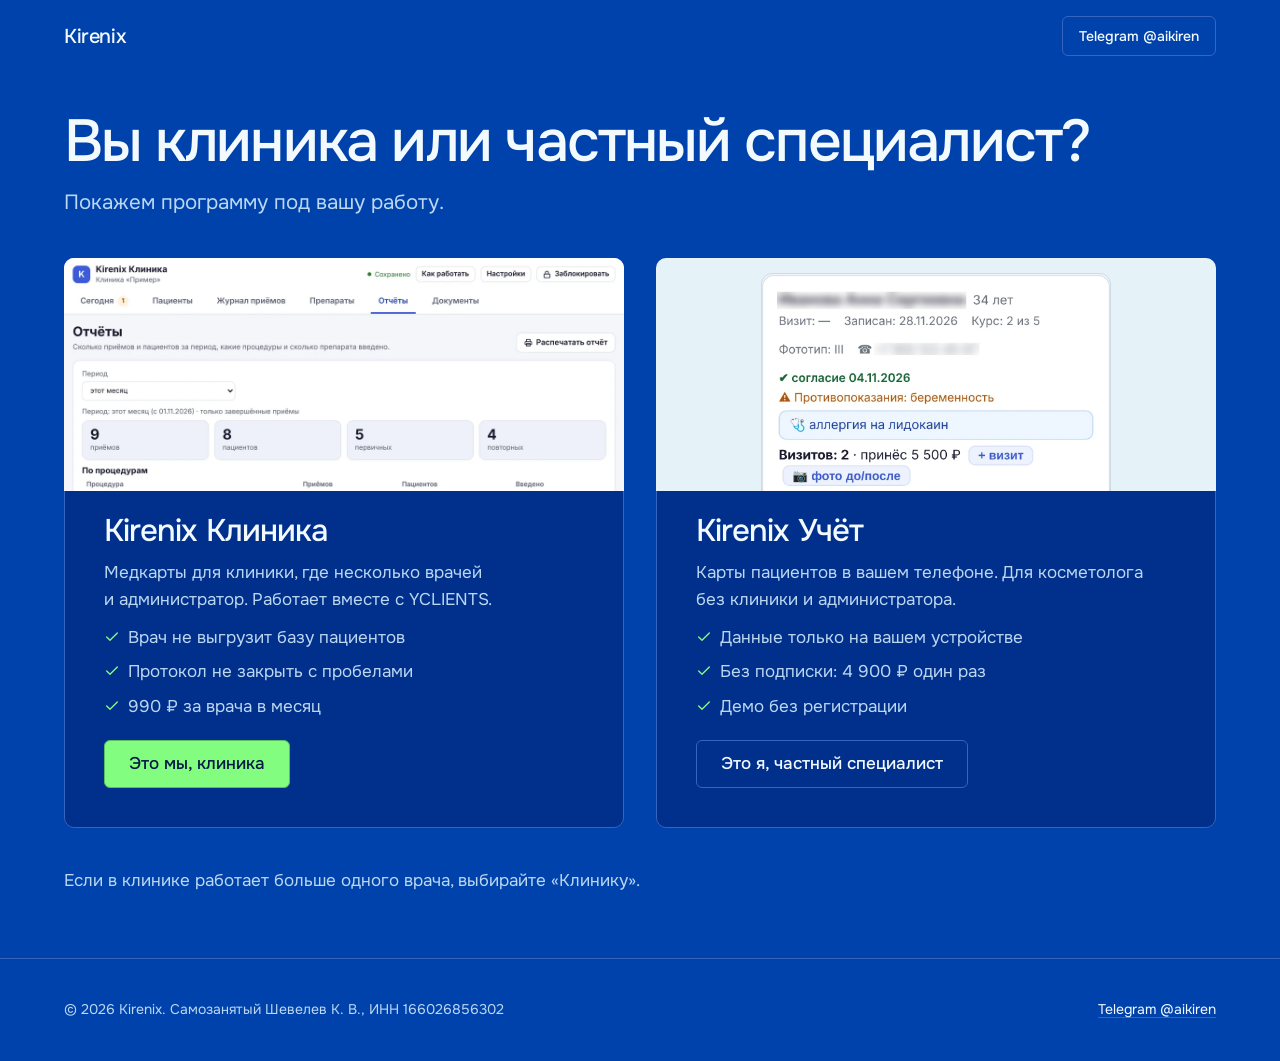
<file: index.html>
<!doctype html>
<html lang="ru">
<head>
<meta charset="utf-8">
<meta name="viewport" content="width=device-width, initial-scale=1">
<title>Kirenix. Программы для косметологов</title>
<meta name="description" content="Kirenix Клиника: медкарты для косметологических клиник в связке с YCLIENTS. Kirenix Учёт: карты пациентов для частных специалистов.">
<link rel="canonical" href="https://kirenix.ru/">
<meta property="og:type" content="website">
<meta property="og:locale" content="ru_RU">
<meta property="og:site_name" content="Kirenix">
<meta property="og:title" content="Kirenix. Программы для косметологов">
<meta property="og:description" content="Kirenix Клиника: медкарты для косметологических клиник в связке с YCLIENTS. Kirenix Учёт: карты пациентов для частных специалистов.">
<meta property="og:url" content="https://kirenix.ru/">
<meta property="og:image" content="https://kirenix.ru/assets/og-kirenix.jpg">
<meta property="og:image:width" content="1200">
<meta property="og:image:height" content="630">
<meta name="twitter:card" content="summary_large_image">
<meta name="theme-color" content="#0042AC">
<link rel="icon" href="/favicon.svg" type="image/svg+xml">
<link rel="icon" href="/favicon.ico" sizes="48x48">
<link rel="apple-touch-icon" href="/apple-touch-icon.png">
<link rel="preload" href="assets/fonts/onest-cyrillic-500-normal.woff2" as="font" type="font/woff2" crossorigin>
<link rel="preload" href="assets/fonts/onest-cyrillic-400-normal.woff2" as="font" type="font/woff2" crossorigin>
<link rel="stylesheet" href="assets/kirenix.css?v=1">
</head>
<body class="on-field">
<svg width="0" height="0" style="position:absolute" aria-hidden="true" focusable="false">
  <defs>
    <symbol id="i-check" viewBox="0 0 24 24"><path d="M20 6 9 17l-5-5"/></symbol>
  </defs>
</svg>
<div class="gate">
  <header class="bar">
    <div class="container bar__in">
      <span class="mark">Kirenix</span>
      <nav class="bar__nav" aria-label="Связь">
        <a class="btn btn--small" href="https://t.me/aikiren">Telegram @aikiren</a>
      </nav>
    </div>
  </header>
  <main class="gate__main container">
    <div class="gate__head">
      <h1 id="ask-title">Вы клиника или частный специалист?</h1>
      <p class="lead">Покажем программу под вашу работу.</p>
    </div>
    <div class="choices" role="group" aria-labelledby="ask-title">
      <a class="choice" href="/klinika/" data-tag>
        <div class="choice__shot" data-slot="clinic" data-kind="product" data-alt="Отчёт клиники в Kirenix Клинике">
          <img src="assets/klinika-report.webp" width="1200" height="500" alt="Отчёт Kirenix Клиники за месяц: 9 приёмов, 8 пациентов, 5 первичных и 4 повторных" fetchpriority="high">
        </div>
        <div class="choice__body">
          <h2>Kirenix Клиника</h2>
          <p class="soft">Медкарты для клиники, где несколько врачей и&nbsp;администратор. Работает вместе с&nbsp;YCLIENTS.</p>
          <ul>
            <li><svg class="icon icon--sm" aria-hidden="true"><use href="#i-check"/></svg>Врач не выгрузит базу пациентов</li>
            <li><svg class="icon icon--sm" aria-hidden="true"><use href="#i-check"/></svg>Протокол не закрыть с пробелами</li>
            <li><svg class="icon icon--sm" aria-hidden="true"><use href="#i-check"/></svg>990&nbsp;₽ за врача в месяц</li>
          </ul>
          <span class="btn btn--primary">Это мы, клиника</span>
        </div>
      </a>
      <a class="choice" href="https://uchet.kirenix.ru/" data-tag>
        <div class="choice__shot choice__shot--phone" data-slot="solo" data-kind="product" data-alt="Карточка пациента в Kirenix Учёте">
          <img src="assets/uchet-card.webp" width="1062" height="1104" alt="Карточка пациента в демо Kirenix Учёта: противопоказания, аллергия, визиты и рекомендации. Имя и телефон на снимке размыты" loading="lazy">
        </div>
        <div class="choice__body">
          <h2>Kirenix Учёт</h2>
          <p class="soft">Карты пациентов в вашем телефоне. Для косметолога без клиники и&nbsp;администратора.</p>
          <ul>
            <li><svg class="icon icon--sm" aria-hidden="true"><use href="#i-check"/></svg>Данные только на вашем устройстве</li>
            <li><svg class="icon icon--sm" aria-hidden="true"><use href="#i-check"/></svg>Без подписки: 4&nbsp;900&nbsp;₽ один раз</li>
            <li><svg class="icon icon--sm" aria-hidden="true"><use href="#i-check"/></svg>Демо без регистрации</li>
          </ul>
          <span class="btn">Это я, частный специалист</span>
        </div>
      </a>
    </div>
    <p class="gate__ask">Если в клинике работает больше одного врача, выбирайте «Клинику».</p>
  </main>
  <footer class="foot">
    <div class="container foot__in">
      <span>© 2026 Kirenix. Самозанятый Шевелев К.&nbsp;В., ИНН 166026856302</span>
      <span class="foot__links"><a href="https://t.me/aikiren">Telegram @aikiren</a></span>
    </div>
  </footer>
</div>
<script>
// Метка рекламы из адреса (например ?c=direct) идёт дальше по ссылкам с data-tag:
// Учёт на uchet.kirenix.ru сам запоминает её и засчитывает продажу этому каналу.
(function () {
  var m = location.search.match(/[?&]c=([A-Za-z0-9_-]{1,20})/);
  if (!m) return;
  document.querySelectorAll('a[data-tag]').forEach(function (a) {
    var u = new URL(a.getAttribute('href'), location.href);
    u.searchParams.set('c', m[1]);
    a.href = u.href;
  });
})();
</script>
<script>window.hallmarkSlots = (m) => { for (const [k, v] of Object.entries(m)) { const s = document.querySelector(`[data-slot="${k}"]`); if (!s) continue; const im = new Image(); im.src = typeof v === 'string' ? v : v.src; im.alt = (typeof v === 'object' && v.alt) || s.dataset.alt || ''; s.querySelectorAll(':scope > img').forEach((o) => o.remove()); s.prepend(im); } };
document.querySelectorAll('[data-slot] img').forEach((i) => { if (i.complete && !i.naturalWidth) i.remove(); else i.addEventListener('error', () => i.remove(), { once: true }); });</script>
</body>
</html>
</file>
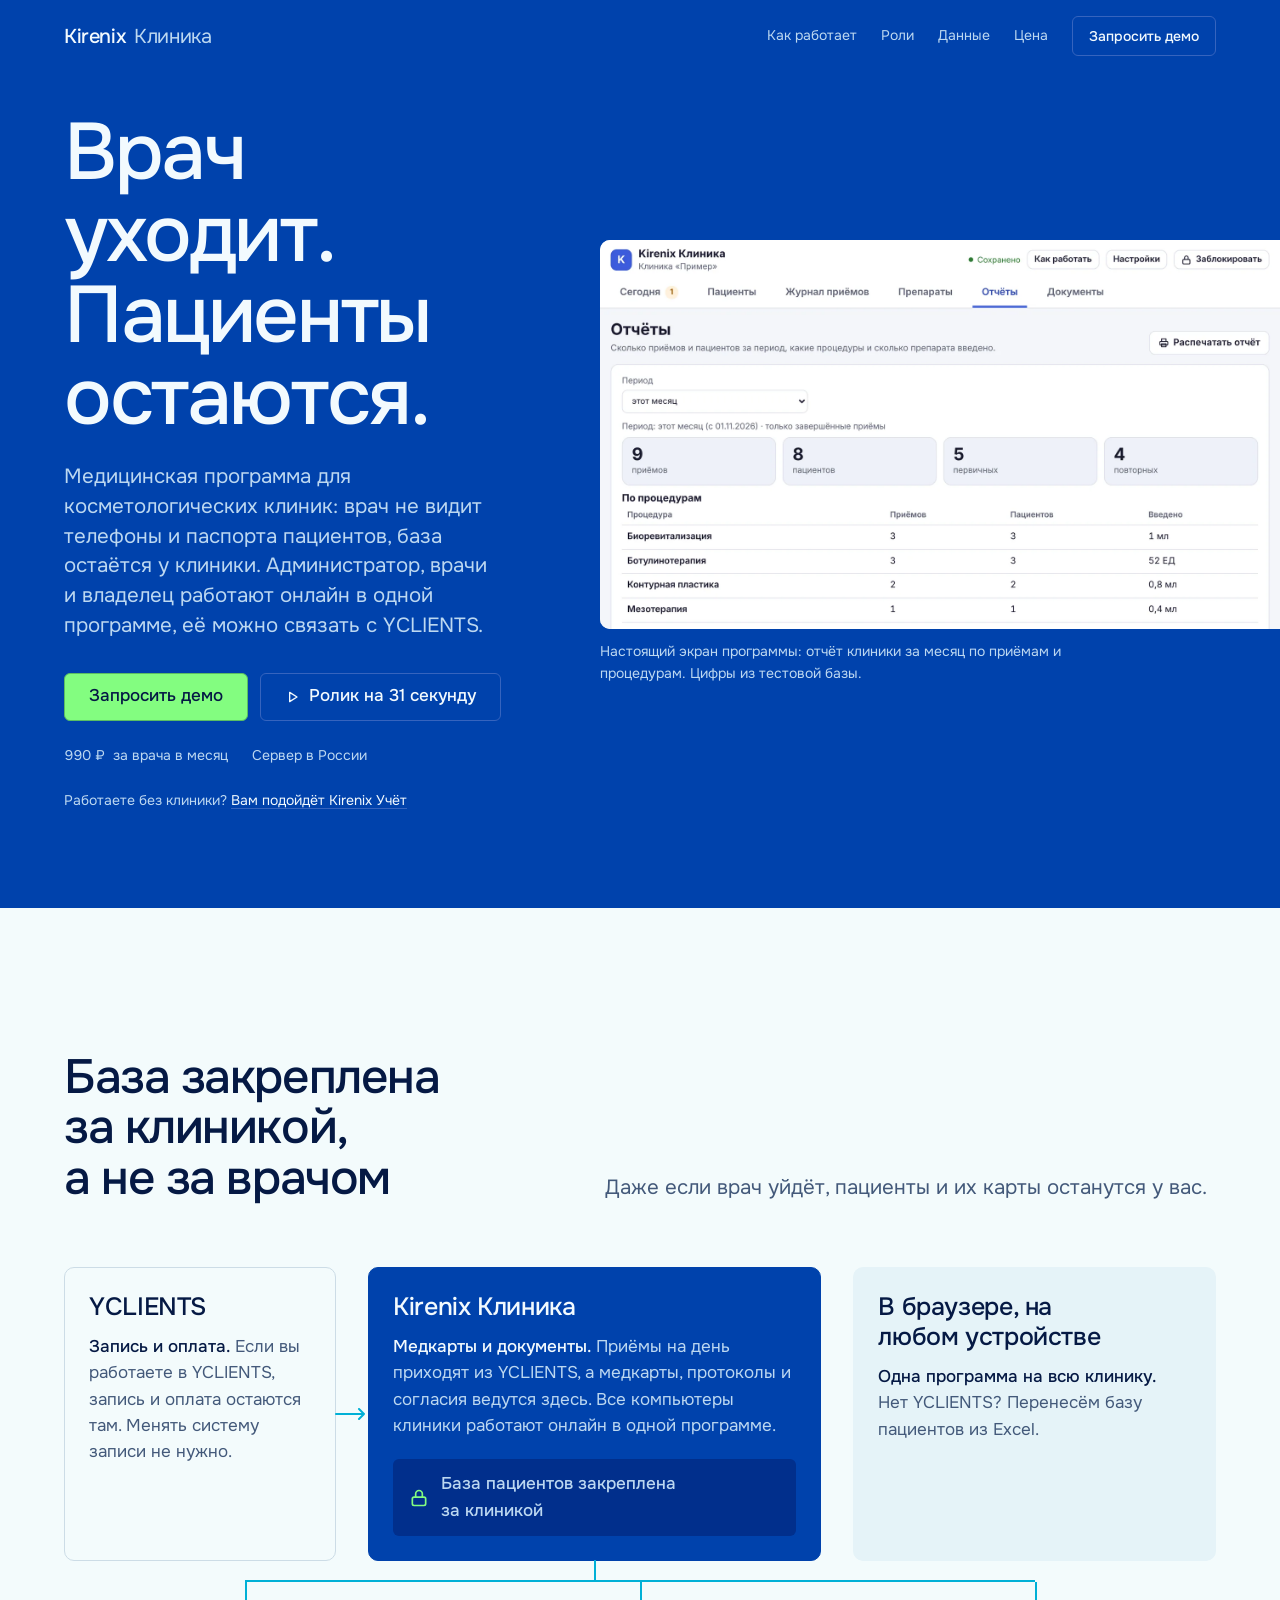
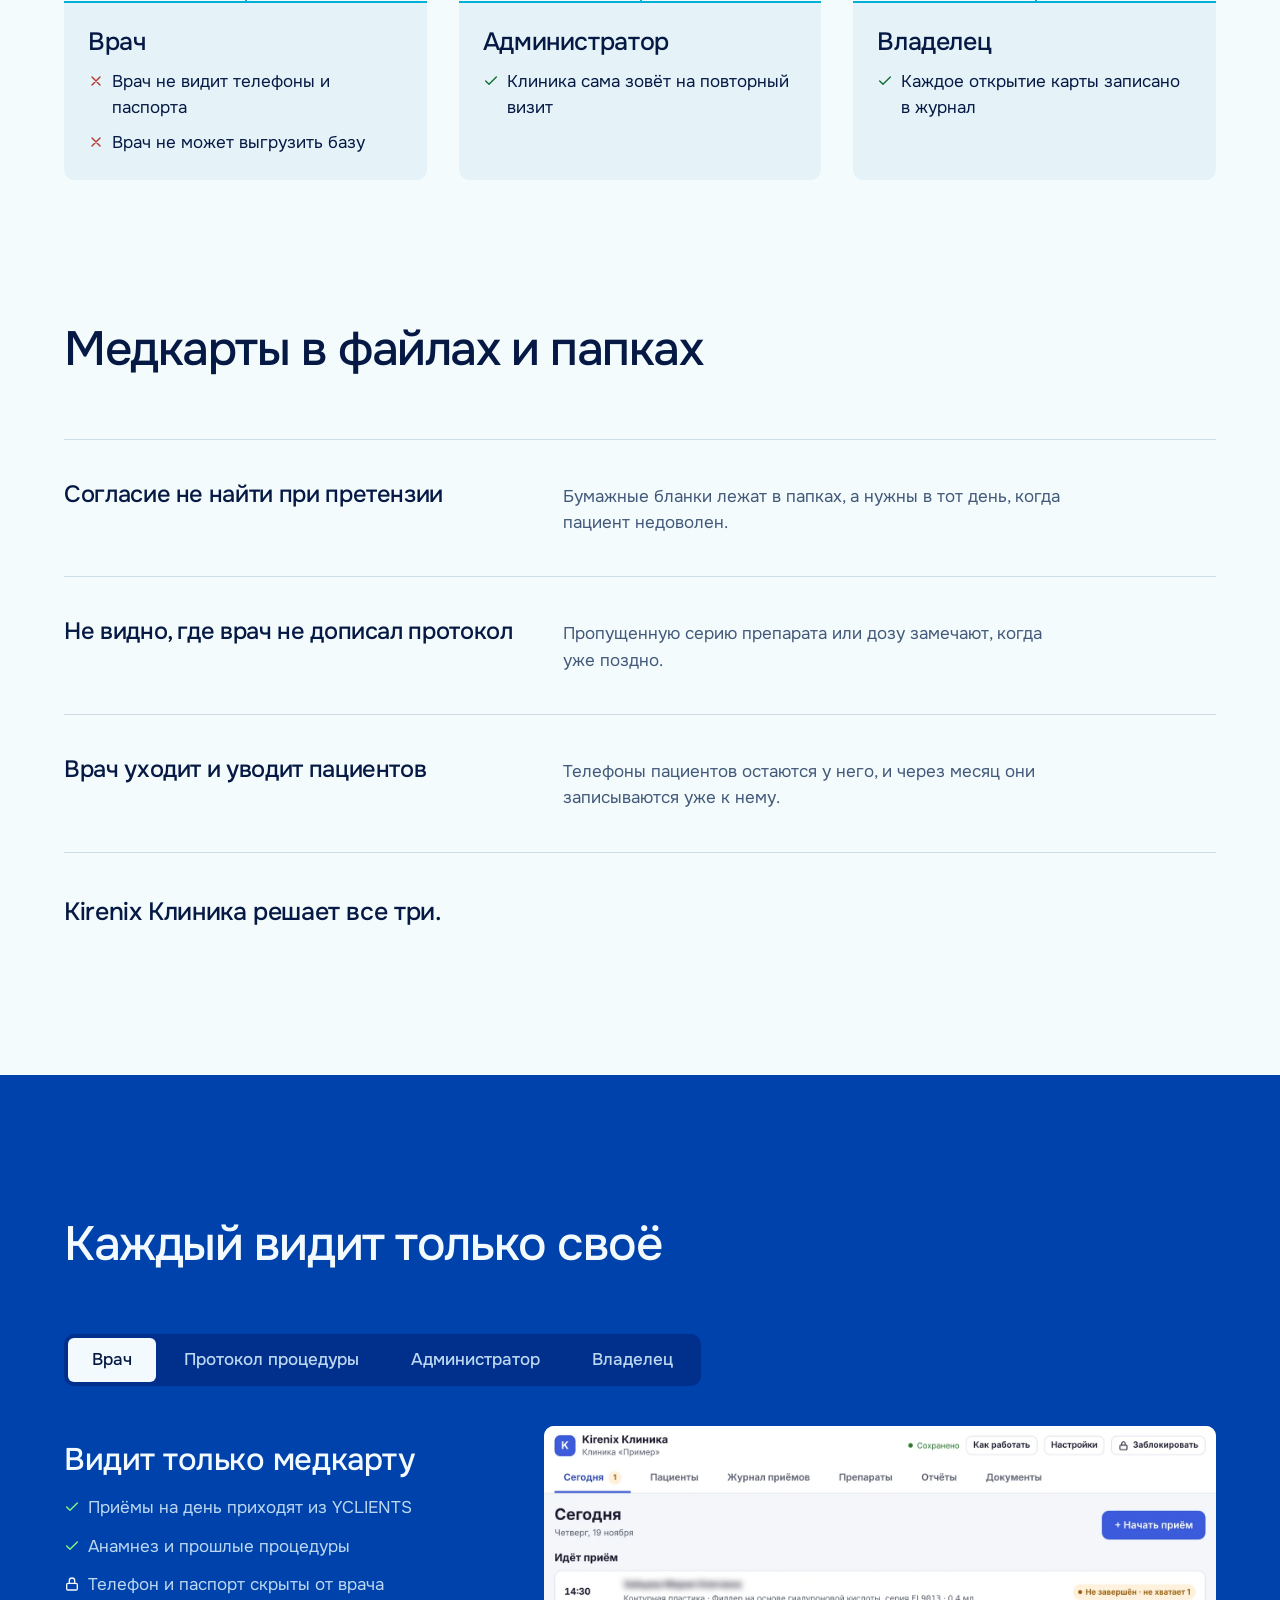
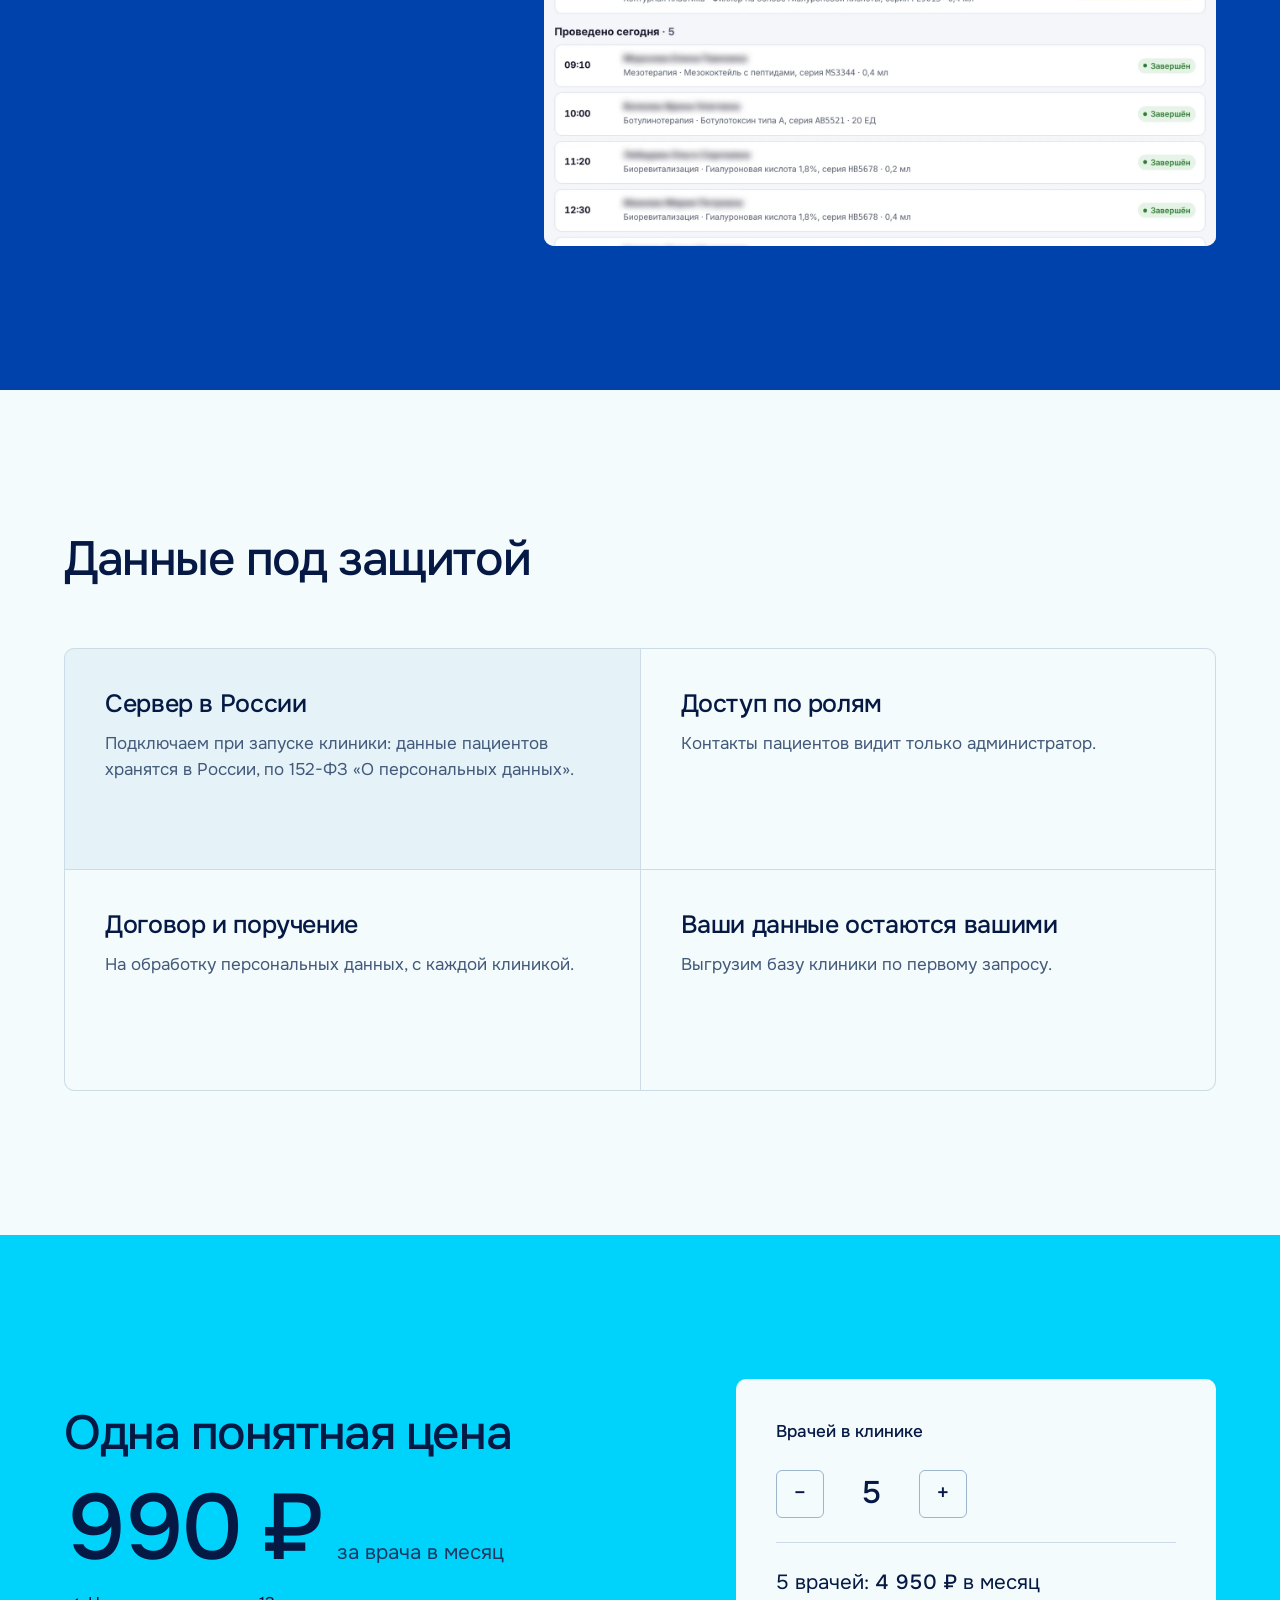
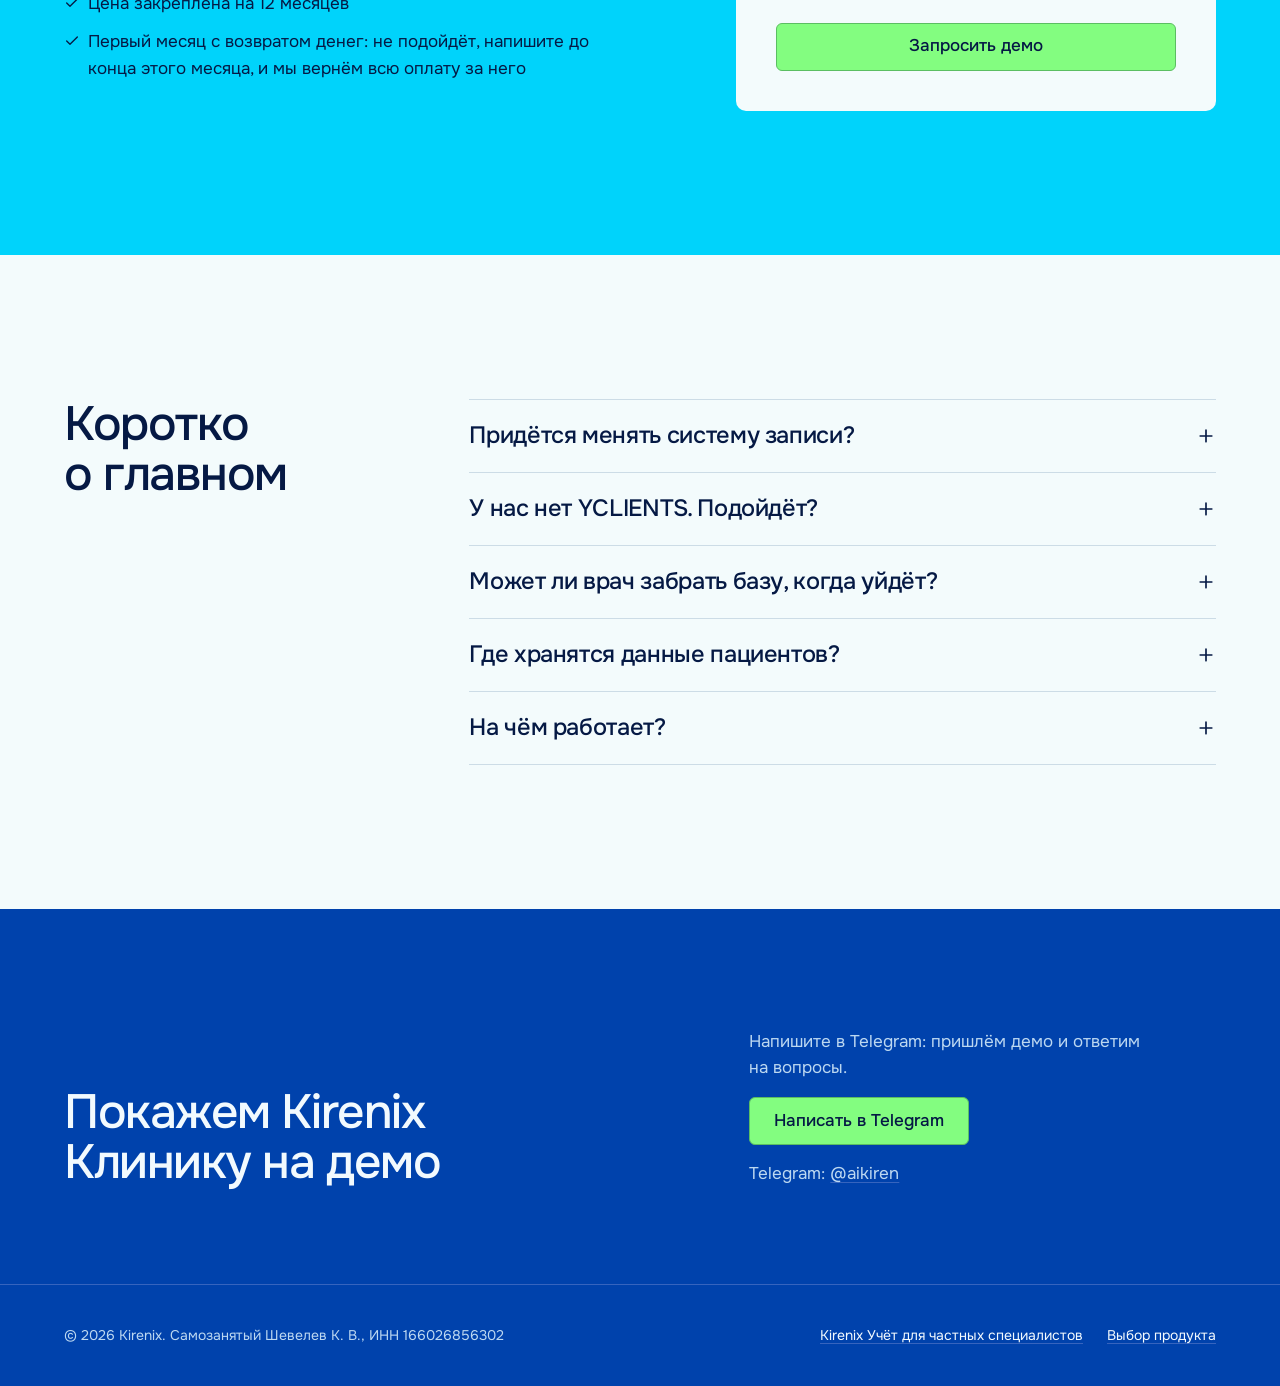
<file: klinika/index.html>
<!doctype html>
<html lang="ru">
<head>
<meta charset="utf-8">
<meta name="viewport" content="width=device-width, initial-scale=1">
<title>Kirenix Клиника, медицинская программа для косметологических клиник</title>
<meta name="description" content="Медицинская программа для косметологических клиник: врач не видит телефоны и паспорта пациентов, база остаётся у клиники. Работает онлайн, можно связать с YCLIENTS. 990 ₽ за врача в месяц.">
<link rel="canonical" href="https://kirenix.ru/klinika/">
<meta property="og:type" content="website">
<meta property="og:locale" content="ru_RU">
<meta property="og:site_name" content="Kirenix">
<meta property="og:title" content="Врач уходит. Пациенты остаются. Kirenix Клиника">
<meta property="og:description" content="Медицинская программа для косметологических клиник: врач не видит телефоны и паспорта пациентов, база остаётся у клиники. Работает онлайн, можно связать с YCLIENTS. 990 ₽ за врача в месяц.">
<meta property="og:url" content="https://kirenix.ru/klinika/">
<meta property="og:image" content="https://kirenix.ru/assets/og-klinika.jpg">
<meta property="og:image:width" content="1200">
<meta property="og:image:height" content="630">
<meta name="twitter:card" content="summary_large_image">
<meta name="theme-color" content="#0042AC">
<link rel="icon" href="/favicon.svg" type="image/svg+xml">
<link rel="icon" href="/favicon.ico" sizes="48x48">
<link rel="apple-touch-icon" href="/apple-touch-icon.png">
<link rel="preload" href="../assets/fonts/onest-cyrillic-500-normal.woff2" as="font" type="font/woff2" crossorigin>
<link rel="preload" href="../assets/fonts/onest-cyrillic-400-normal.woff2" as="font" type="font/woff2" crossorigin>
<link rel="stylesheet" href="../assets/kirenix.css?v=1">
</head>
<body>
<svg width="0" height="0" style="position:absolute" aria-hidden="true" focusable="false">
  <defs>
    <symbol id="i-check" viewBox="0 0 24 24"><path d="M20 6 9 17l-5-5"/></symbol>
    <symbol id="i-lock" viewBox="0 0 24 24"><rect x="4" y="11" width="16" height="10" rx="2"/><path d="M8 11V7a4 4 0 0 1 8 0v4"/></symbol>
    <symbol id="i-play" viewBox="0 0 24 24"><path d="M7 5v14l11-7z"/></symbol>
    <symbol id="i-plus" viewBox="0 0 24 24"><path d="M12 5v14M5 12h14"/></symbol>
    <symbol id="i-x" viewBox="0 0 24 24"><path d="M18 6 6 18M6 6l12 12"/></symbol>
    <symbol id="i-monitor" viewBox="0 0 24 24"><rect x="3" y="4" width="18" height="12" rx="2"/><path d="M8 20h8M12 16v4"/></symbol>
    <symbol id="i-swap" viewBox="0 0 24 24"><path d="M7 7h12l-3-3M17 17H5l3 3"/></symbol>
  </defs>
</svg>
<a class="skip" href="#main">К содержанию</a>

<header class="bar on-field">
    <div class="container bar__in">
      <a class="mark" href="/" data-tag aria-label="Kirenix, выбор продукта">Kirenix <span class="mark__sub">Клиника</span></a>
      <nav class="bar__nav" aria-label="Разделы">
        <a href="#how">Как работает</a>
        <a href="#roles">Роли</a>
        <a href="#data">Данные</a>
        <a href="#price">Цена</a>
        <a class="btn btn--small" href="https://t.me/aikiren">Запросить демо</a>
      </nav>
    </div>
</header>

<main id="main">
  <section class="hero on-field" aria-labelledby="hero-title">
    <div class="container hero__grid">
      <div class="hero__text">
        <h1 id="hero-title">Врач уходит. Пациенты остаются.</h1>
        <p class="lead">Медицинская программа для косметологических клиник: врач не видит телефоны и паспорта пациентов, база остаётся у клиники. Администратор, врачи и владелец работают онлайн в одной программе, её можно связать с YCLIENTS.</p>
        <div class="hero__actions">
          <a class="btn btn--primary" href="https://t.me/aikiren">Запросить демо</a>
          <a class="btn" href="#film"><svg class="icon icon--sm" aria-hidden="true"><use href="#i-play"/></svg>Ролик на 31 секунду</a>
        </div>
        <ul class="facts">
          <li><span class="num">990 ₽</span> за врача в месяц</li>
          <li>Сервер в России</li>
        </ul>
        <p class="switch-link">Работаете без клиники? <a href="https://uchet.kirenix.ru/" data-tag>Вам подойдёт Kirenix Учёт</a></p>
      </div>
      <div>
        <figure class="shot hero__shot" data-slot="hero" data-kind="product" data-alt="Отчёт клиники в Kirenix Клинике">
          <img src="img/report.webp" width="1600" height="916" alt="Отчёт Kirenix Клиники за месяц: 9 приёмов, 8 пациентов, 5 первичных и 4 повторных; таблица по процедурам: биоревитализация, ботулинотерапия, контурная пластика, мезотерапия" fetchpriority="high">
        </figure>
        <p class="hero__cap">Настоящий экран программы: отчёт клиники за месяц по приёмам и процедурам. Цифры из тестовой базы.</p>
      </div>
    </div>
  </section>

<section class="sec" id="how" aria-labelledby="how-title">
  <div class="container">
    <div class="head head--split" id="keep">
      <h2 id="how-title">База закреплена за клиникой, а не за врачом</h2>
      <p>Даже если врач уйдёт, пациенты и их карты останутся у вас.</p>
    </div>
    <div class="map" role="group" aria-label="Одна программа на всю клинику: кто что видит">
      <div class="node node--src">
        <h3>YCLIENTS</h3>
        <p><b class="node__role">Запись и оплата.</b> Если вы работаете в YCLIENTS, запись и оплата остаются там. Менять систему записи не нужно.</p>
        <svg class="flow" viewBox="0 0 32 12" aria-hidden="true"><path d="M1 6h28M24 1l5 5-5 5"/></svg>
      </div>
      <div class="node node--core">
        <h3>Kirenix Клиника</h3>
        <p><b class="node__role">Медкарты и документы.</b> Приёмы на день приходят из YCLIENTS, а медкарты, протоколы и согласия ведутся здесь. Все компьютеры клиники работают онлайн в одной программе.</p>
        <p class="vault"><svg class="icon" aria-hidden="true"><use href="#i-lock"/></svg>База пациентов закреплена за клиникой</p>
      </div>
      <div class="node node--side">
        <h3>В браузере, на любом устройстве</h3>
        <p><b class="node__role">Одна программа на всю клинику.</b> Нет YCLIENTS? Перенесём базу пациентов из Excel.</p>
      </div>
      <div class="roles-row">
        <div class="role-node">
          <h3>Врач</h3>
          <ul>
            <li class="is-locked"><svg class="icon icon--sm" aria-hidden="true"><use href="#i-x"/></svg>Врач не видит телефоны и паспорта</li>
            <li class="is-locked"><svg class="icon icon--sm" aria-hidden="true"><use href="#i-x"/></svg>Врач не может выгрузить базу</li>
          </ul>
        </div>
        <div class="role-node">
          <h3>Администратор</h3>
          <ul>
            <li><svg class="icon icon--sm" aria-hidden="true"><use href="#i-check"/></svg>Клиника сама зовёт на повторный визит</li>
          </ul>
        </div>
        <div class="role-node">
          <h3>Владелец</h3>
          <ul>
            <li><svg class="icon icon--sm" aria-hidden="true"><use href="#i-check"/></svg>Каждое открытие карты записано в журнал</li>
          </ul>
        </div>
      </div>
    </div>
  </div>
</section>

<section class="sec" id="pain" aria-labelledby="pain-title">
  <div class="container">
    <div class="head">
      <h2 id="pain-title">Медкарты в файлах и папках</h2>
    </div>
    <ul class="rows">
      <li><h3>Согласие не найти при претензии</h3><p>Бумажные бланки лежат в папках, а нужны в тот день, когда пациент недоволен.</p></li>
      <li><h3>Не видно, где врач не дописал протокол</h3><p>Пропущенную серию препарата или дозу замечают, когда уже поздно.</p></li>
      <li><h3>Врач уходит и уводит пациентов</h3><p>Телефоны пациентов остаются у него, и через месяц они записываются уже к нему.</p></li>
    </ul>
    <p class="solve">Kirenix Клиника решает все три.</p>
  </div>
</section>

<section class="sec on-field" id="roles" aria-labelledby="roles-title">
  <div class="container">
    <div class="head">
      <h2 id="roles-title">Каждый видит только своё</h2>
    </div>
    <div class="roles-sw">
      <input type="radio" name="role" id="r-doc" checked>
      <input type="radio" name="role" id="r-proto">
      <input type="radio" name="role" id="r-adm">
      <input type="radio" name="role" id="r-own">
      <div class="seg" role="presentation">
        <label for="r-doc">Врач</label>
        <label for="r-proto">Протокол процедуры</label>
        <label for="r-adm">Администратор</label>
        <label for="r-own">Владелец</label>
      </div>
      <div class="panels">
        <div class="panel panel--doc">
          <div class="panel__text">
            <h3>Видит только медкарту</h3>
            <ul>
              <li><svg class="icon icon--sm" aria-hidden="true"><use href="#i-check"/></svg>Приёмы на день приходят из YCLIENTS</li>
              <li><svg class="icon icon--sm" aria-hidden="true"><use href="#i-check"/></svg>Анамнез и прошлые процедуры</li>
              <li class="is-locked"><svg class="icon icon--sm" aria-hidden="true"><use href="#i-lock"/></svg>Телефон и паспорт скрыты от врача</li>
            </ul>
          </div>
          <figure class="shot" data-slot="doc" data-kind="product" data-alt="Экран «Сегодня» у врача">
            <img src="img/today.webp" width="1600" height="1000" alt="Экран «Сегодня» у врача в Kirenix Клинике: идёт приём в 14:30, проведено пять приёмов с препаратами и сериями, телефонов пациентов нет. Имена пациентов на снимке размыты" loading="lazy">
          </figure>
        </div>
        <div class="panel panel--proto">
          <div class="panel__text">
            <h3>Визит не закрыть с пробелами</h3>
            <p class="soft">Попробуйте: отметьте, что заполнено.</p>
            <form class="proto" id="proto" method="get" aria-label="Пример протокола процедуры">
              <div class="proto__top"><b>Биоревитализация</b><span>приём в 11:20</span></div>
              <div class="checks">
                <label for="p-drug"><input type="checkbox" id="p-drug" data-name="препарат" checked>Препарат</label>
                <label for="p-batch"><input type="checkbox" id="p-batch" data-name="серия" checked>Серия</label>
                <label for="p-dose"><input type="checkbox" id="p-dose" data-name="дозы" checked>Дозы</label>
                <label for="p-map"><input type="checkbox" id="p-map" data-name="карта уколов" checked>Карта уколов</label>
                <label for="p-photo"><input type="checkbox" id="p-photo" data-name="фото до и после">Фото до и после</label>
                <label for="p-consent"><input type="checkbox" id="p-consent" data-name="согласие">Согласие подписано</label>
              </div>
              <button type="button" class="btn proto__done" id="p-done" disabled>Завершить визит</button>
              <p class="proto__hint" id="p-hint" aria-live="polite">Не заполнено: фото до и после, согласие</p>
            </form>
          </div>
          <figure class="shot" data-slot="proto" data-kind="product" data-alt="Незавершённый приём: программа не даёт закрыть визит">
            <img src="img/stop.webp" width="1444" height="794" alt="Незавершённый приём в Kirenix Клинике: согласие на процедуру не отмечено, внизу надпись «Нельзя завершить визит: не хватает 1, подписанное согласие на процедуру», кнопка «Завершить визит» неактивна" loading="lazy">
          </figure>
        </div>
        <div class="panel panel--adm">
          <div class="panel__text">
            <h3>Документы в один клик</h3>
            <ul>
              <li><svg class="icon icon--sm" aria-hidden="true"><use href="#i-check"/></svg>Согласие на обработку ПДн</li>
              <li><svg class="icon icon--sm" aria-hidden="true"><use href="#i-check"/></svg>Согласие на процедуру</li>
              <li><svg class="icon icon--sm" aria-hidden="true"><use href="#i-check"/></svg>Карта 025/у заполняется сама</li>
            </ul>
          </div>
          <figure class="shot shot--paper" data-slot="adm" data-kind="product" data-alt="Бланк «План лечения» для печати">
            <img src="img/plan.webp" width="1652" height="1362" alt="Бланк «План лечения» из Kirenix Клиники для печати: основной план, даты следующих визитов, услуги, дозировки и зоны. Имя пациента на снимке размыто" loading="lazy">
          </figure>
        </div>
        <div class="panel panel--own">
          <div class="panel__text">
            <h3>Вся клиника в телефоне</h3>
            <ul>
              <li><svg class="icon icon--sm" aria-hidden="true"><use href="#i-check"/></svg>Журнал: кто открывал карты</li>
              <li class="is-locked"><svg class="icon icon--sm" aria-hidden="true"><use href="#i-lock"/></svg>Выгрузка базы заблокирована</li>
              <li><svg class="icon icon--sm" aria-hidden="true"><use href="#i-check"/></svg>Кого пора пригласить снова</li>
            </ul>
          </div>
          <div>
            <div class="trail" role="group" aria-label="Пример журнала владельца">
              <p class="trail__head"><span>Журнал</span><span>сегодня</span></p>
              <ol>
                <li class="entry"><time class="measured">09:12</time><span><b>Врач</b> открыл карту пациента</span></li>
                <li class="entry"><time class="measured">09:58</time><span>Протокол заполнен, визит закрыт</span></li>
                <li class="entry entry--deny"><time class="measured">10:40</time><span><b>Второй врач</b>: выгрузка базы запрещена</span></li>
              </ol>
              <p class="trail__foot"><span>Пора пригласить снова</span><span><span class="num">14</span> пациентов</span></p>
            </div>
          </div>
        </div>
      </div>
    </div>
  </div>
</section>

<section class="sec" id="data" aria-labelledby="data-title">
  <div class="container">
    <div class="head">
      <h2 id="data-title">Данные под защитой</h2>
    </div>
    <div class="cells">
      <div class="lead-cell"><h3>Сервер в России</h3><p>Подключаем при запуске клиники: данные пациентов хранятся в России, по 152-ФЗ «О персональных данных».</p></div>
      <div><h3>Доступ по ролям</h3><p>Контакты пациентов видит только администратор.</p></div>
      <div><h3>Договор и поручение</h3><p>На обработку персональных данных, с каждой клиникой.</p></div>
      <div><h3>Ваши данные остаются вашими</h3><p>Выгрузим базу клиники по первому запросу.</p></div>
    </div>
  </div>
</section>

<section class="sec band--cool" id="price" aria-labelledby="price-title">
  <div class="container price">
    <div>
      <h2 id="price-title">Одна понятная цена</h2>
      <p class="price__big"><span class="reading">990 ₽</span><span class="price__per">за врача в месяц</span></p>
      <ul class="terms">
        <li><svg class="icon icon--sm" aria-hidden="true"><use href="#i-check"/></svg>Цена закреплена на 12 месяцев</li>
        <li><svg class="icon icon--sm" aria-hidden="true"><use href="#i-check"/></svg>Первый месяц с возвратом денег: не подойдёт, напишите до конца этого месяца, и мы вернём всю оплату за него</li>
      </ul>
    </div>
    <div class="calc">
      <p class="calc__label" id="calc-label">Врачей в клинике</p>
      <div class="stepper" role="group" aria-labelledby="calc-label">
        <button type="button" id="calc-minus" aria-label="Меньше врачей">−</button>
        <output id="calc-n" aria-live="polite">5</output>
        <button type="button" id="calc-plus" aria-label="Больше врачей">+</button>
      </div>
      <p class="calc__total"><span id="calc-words">5 врачей</span>: <b id="calc-sum">4 950 ₽</b> в месяц</p>
      <a class="btn btn--primary" href="https://t.me/aikiren">Запросить демо</a>
    </div>
  </div>
</section>

<section class="sec" id="faq" aria-labelledby="faq-title">
  <div class="container faq">
    <div class="head">
      <h2 id="faq-title">Коротко о главном</h2>
    </div>
    <div class="qa">
      <details>
        <summary>Придётся менять систему записи?<svg class="icon" aria-hidden="true"><use href="#i-plus"/></svg></summary>
        <p>Нет. Если вы работаете в YCLIENTS, запись и оплата остаются там, а Kirenix Клиника связывается с ним.</p>
      </details>
      <details>
        <summary>У нас нет YCLIENTS. Подойдёт?<svg class="icon" aria-hidden="true"><use href="#i-plus"/></svg></summary>
        <p>Да. Базу пациентов перенесём из Excel.</p>
      </details>
      <details>
        <summary>Может ли врач забрать базу, когда уйдёт?<svg class="icon" aria-hidden="true"><use href="#i-plus"/></svg></summary>
        <p>Нет. Телефонов и паспортов он не видит, выгрузить базу не может, а каждое открытие карты попадает в журнал владельца.</p>
      </details>
      <details>
        <summary>Где хранятся данные пациентов?<svg class="icon" aria-hidden="true"><use href="#i-plus"/></svg></summary>
        <p>На сервере в России, по 152-ФЗ: его подключаем при запуске клиники. С клиникой заключаем договор и поручение на обработку персональных данных. Если решите уйти, выгрузим базу по первому запросу.</p>
      </details>
      <details>
        <summary>На чём работает?<svg class="icon" aria-hidden="true"><use href="#i-plus"/></svg></summary>
        <p>В браузере, на любом устройстве: компьютер у администратора, планшет у врача, телефон у владельца. Все работают онлайн в одной программе. Устанавливать ничего не нужно.</p>
      </details>
    </div>
  </div>
</section>

  <section class="final on-field" aria-labelledby="final-title">
    <div class="container final__in">
      <h2 id="final-title">Покажем Kirenix Клинику на демо</h2>
      <div class="final__act">
        <p>Напишите в Telegram: пришлём демо и ответим на вопросы.</p>
        <a class="btn btn--primary" href="https://t.me/aikiren">Написать в Telegram</a>
        <p>Telegram: <a href="https://t.me/aikiren">@aikiren</a></p>
      </div>
    </div>
  </section>
</main>
<footer class="foot on-field">
    <div class="container foot__in">
      <span>© 2026 Kirenix. Самозанятый Шевелев К.&nbsp;В., ИНН 166026856302</span>
      <span class="foot__links">
        <a href="https://uchet.kirenix.ru/" data-tag>Kirenix Учёт для частных специалистов</a>
        <a href="/" data-tag>Выбор продукта</a>
      </span>
    </div>
</footer>

<div class="film" id="film" role="dialog" aria-modal="true" aria-labelledby="film-title">
  <div class="film__box">
    <div class="film__bar">
      <p id="film-title">Kirenix Клиника за полминуты. 31 секунда, со звуком.</p>
      <a class="btn btn--small" href="#main">Закрыть</a>
    </div>
    <video controls playsinline preload="none" poster="poster.jpg">
      <source src="kirenix-klinika.mp4" type="video/mp4">
    </video>
  </div>
</div>

<script>
(function () {
  // протокол: «Завершить визит» доступна, только когда всё отмечено
  var proto = document.getElementById('proto');
  var boxes = Array.prototype.slice.call(proto.querySelectorAll('input[type=checkbox]'));
  var done = document.getElementById('p-done');
  var hint = document.getElementById('p-hint');
  function update() {
    var missing = boxes.filter(function (b) { return !b.checked; }).map(function (b) { return b.getAttribute('data-name'); });
    proto.classList.remove('closed');
    done.disabled = missing.length > 0;
    done.textContent = 'Завершить визит';
    hint.textContent = missing.length ? 'Не заполнено: ' + missing.join(', ') : 'Всё заполнено, визит можно закрыть';
    hint.classList.toggle('good', !missing.length);
  }
  boxes.forEach(function (b) { b.addEventListener('change', update); });
  done.addEventListener('click', function () {
    proto.classList.add('closed');
    done.textContent = 'Визит закрыт';
    done.disabled = true;
    hint.textContent = 'Протокол полный и сохранён в медкарте';
  });
  update();

  // калькулятор цены
  var n = 5, PRICE = 990;
  var nOut = document.getElementById('calc-n'), sum = document.getElementById('calc-sum'), words = document.getElementById('calc-words');
  var minus = document.getElementById('calc-minus'), plus = document.getElementById('calc-plus');
  var money = new Intl.NumberFormat('ru-RU');
  var plural = new Intl.PluralRules('ru-RU');
  var forms = { one: 'врач', few: 'врача', many: 'врачей', other: 'врача' };
  function render() {
    nOut.textContent = n;
    words.textContent = n + ' ' + forms[plural.select(n)];
    sum.textContent = money.format(n * PRICE) + ' ₽';
    minus.disabled = n <= 1;
    plus.disabled = n >= 30;
  }
  minus.addEventListener('click', function () { if (n > 1) { n--; render(); } });
  plus.addEventListener('click', function () { if (n < 30) { n++; render(); } });
  render();

  // ролик: останавливаем, когда окно закрыли
  var film = document.getElementById('film');
  var video = film.querySelector('video');
  window.addEventListener('hashchange', function () {
    if (location.hash === '#film') { try { video.play(); } catch (e) {} } else { video.pause(); }
  });
  document.addEventListener('keydown', function (e) {
    if (e.key === 'Escape' && location.hash === '#film') { location.hash = 'main'; }
  });
})();
</script>
<script>
// Метка рекламы из адреса (например ?c=direct) идёт дальше по ссылкам с data-tag:
// Учёт на uchet.kirenix.ru сам запоминает её и засчитывает продажу этому каналу.
(function () {
  var m = location.search.match(/[?&]c=([A-Za-z0-9_-]{1,20})/);
  if (!m) return;
  document.querySelectorAll('a[data-tag]').forEach(function (a) {
    var u = new URL(a.getAttribute('href'), location.href);
    u.searchParams.set('c', m[1]);
    a.href = u.href;
  });
})();
</script>
<script>window.hallmarkSlots = (m) => { for (const [k, v] of Object.entries(m)) { const s = document.querySelector(`[data-slot="${k}"]`); if (!s) continue; const im = new Image(); im.src = typeof v === 'string' ? v : v.src; im.alt = (typeof v === 'object' && v.alt) || s.dataset.alt || ''; s.querySelectorAll(':scope > img').forEach((o) => o.remove()); s.prepend(im); } };
document.querySelectorAll('[data-slot] img').forEach((i) => { if (i.complete && !i.naturalWidth) i.remove(); else i.addEventListener('error', () => i.remove(), { once: true }); });</script>
</body>
</html>
</file>
<file: assets/kirenix.css>
/* Hallmark · shape: Map / Diagram (draw e3f308) · genre: modern-minimal · theme: Console (deal 2/3, seed medical-records-software-cosmetology-3bdb·0585a15b·2026-11-19·r0) · redesign: full
 * hero: Stage (/klinika/; draw dealt Counter, the real clinic report is stronger than a form), Settled (/) · nav: edge-aligned · footer: mast (draw dealt index columns, the site has two real links) · imagery: screenshots 5 (Kirenix Клиника 1.5 and Kirenix Учёт demo, test data, patient names blurred, no injection map by the owner's word) · signature: the real program at work, the clinic report up top and the visit that will not close with a gap · console: kirenix (sapphire field, sea-wave cool, neon jade signal; Onest and JetBrains Mono for Cyrillic)
 * axes: light/grotesk-sans/chromatic-green · posture: committed · contrast: pass · fold: pass · v2.0.0 */
/* Hallmark · pre-emit critique: P4 H4 E4 S5 R4 V4 · weakest: P, a product page still sells; it argues with one claim only this product can prove: the visit that will not close with a gap */
/* Hallmark · waive 77 · index.html is a two-answer router · the question and its two answers are the whole page; each answer opens a full page */
/* Hallmark · waive 78 · .choice h2 are the two product names on the answer cards · they title cards, not sections */
/* Hallmark · waive 59 · index.html: the head and the two cards are one composition · the gap sits between the question and its two Kirenix answers, inside one router */
/* Hallmark · waive 44c · index.html: the two answer cards are the first screen's visual · a router's first screen is its question and both answers */
/* Hallmark · dropped #today · the drawn doctor's screen it dated is replaced by the real capture of «Сегодня» */

/* Шрифты лежат на сайте: без Google и других чужих серверов */
@font-face { font-family: "Onest"; font-style: normal; font-weight: 400; font-display: swap; src: url("fonts/onest-cyrillic-400-normal.woff2") format("woff2"); unicode-range: U+0301, U+0400-045F, U+0490-0491, U+04B0-04B1, U+2116; }
@font-face { font-family: "Onest"; font-style: normal; font-weight: 400; font-display: swap; src: url("fonts/onest-latin-400-normal.woff2") format("woff2"); unicode-range: U+0000-00FF, U+0131, U+0152-0153, U+02BB-02BC, U+02C6, U+02DA, U+02DC, U+0304, U+0308, U+0329, U+2000-206F, U+20AC, U+2122, U+2191, U+2193, U+2212, U+2215, U+FEFF, U+FFFD; }
@font-face { font-family: "Onest"; font-style: normal; font-weight: 400; font-display: swap; src: url("fonts/onest-latin-ext-400-normal.woff2") format("woff2"); unicode-range: U+20BD; }
@font-face { font-family: "Onest"; font-style: normal; font-weight: 500; font-display: swap; src: url("fonts/onest-cyrillic-500-normal.woff2") format("woff2"); unicode-range: U+0301, U+0400-045F, U+0490-0491, U+04B0-04B1, U+2116; }
@font-face { font-family: "Onest"; font-style: normal; font-weight: 500; font-display: swap; src: url("fonts/onest-latin-500-normal.woff2") format("woff2"); unicode-range: U+0000-00FF, U+0131, U+0152-0153, U+02BB-02BC, U+02C6, U+02DA, U+02DC, U+0304, U+0308, U+0329, U+2000-206F, U+20AC, U+2122, U+2191, U+2193, U+2212, U+2215, U+FEFF, U+FFFD; }
@font-face { font-family: "Onest"; font-style: normal; font-weight: 500; font-display: swap; src: url("fonts/onest-latin-ext-500-normal.woff2") format("woff2"); unicode-range: U+20BD; }
@font-face { font-family: "JetBrains Mono"; font-style: normal; font-weight: 400; font-display: swap; src: url("fonts/jetbrains-mono-latin-400-normal.woff2") format("woff2"); unicode-range: U+0000-00FF, U+2000-206F, U+2212; }
@font-face { font-family: "JetBrains Mono"; font-style: normal; font-weight: 400; font-display: swap; src: url("fonts/jetbrains-mono-cyrillic-400-normal.woff2") format("woff2"); unicode-range: U+0400-045F; }
@font-face { font-family: "JetBrains Mono"; font-style: normal; font-weight: 500; font-display: swap; src: url("fonts/jetbrains-mono-latin-500-normal.woff2") format("woff2"); unicode-range: U+0000-00FF, U+2000-206F, U+2212; }
@font-face { font-family: "JetBrains Mono"; font-style: normal; font-weight: 500; font-display: swap; src: url("fonts/jetbrains-mono-cyrillic-500-normal.woff2") format("woff2"); unicode-range: U+0400-045F; }

/* ---------- Токены: два спокойных цвета (сапфир, морская волна) и один яркий (неоновый нефрит) ---------- */
:root {
  color-scheme: light;
  --space-3xs: 2px; --space-2xs: 4px; --space-xs: 8px; --space-sm: 12px; --space-md: 16px; --space-lg: 24px; --space-xl: 40px; --space-2xl: 64px; --space-3xl: 96px; --space-4xl: 144px;
  --text-xs: 0.8125rem; --text-sm: 0.875rem; --text-md: 1.0625rem; --text-lg: 1.25rem; --text-xl: 1.5625rem; --text-2xl: 1.953rem; --text-3xl: 2.441rem;
  --text-display-s: clamp(2.25rem, 4vw + 0.5rem, 3.75rem); --text-display: clamp(2.75rem, 5vw + 1rem, 5.25rem);
  --text-section: clamp(2rem, 2.5vw + 1rem, 3.5rem); --text-title: clamp(1.25rem, 0.75vw + 0.875rem, 1.625rem); --text-lead: clamp(1.125rem, 0.35vw + 1rem, 1.375rem);
  --ease-out: cubic-bezier(0.16, 1, 0.3, 1); --ease-in: cubic-bezier(0.7, 0, 0.84, 0); --ease-in-out: cubic-bezier(0.65, 0, 0.35, 1);
  --dur-micro: 120ms; --dur-short: 220ms; --dur-long: 420ms;
  --container: 1440px; --gutter: 64px; --gap-columns: 32px; --section-gap-s: 120px; --section-gap: 144px; --section-gap-l: 176px;
  --z-base: 1; --z-raised: 10; --z-dropdown: 100; --z-sticky: 200; --z-sticky-nav: 300; --z-modal: 400; --z-toast: 500; --z-tooltip: 600;

  /* бумага: облачно-белая с оттенком морской волны */
  --color-paper: oklch(98.2% 0.008 215); --color-paper-2: oklch(95.6% 0.016 218); --color-paper-3: oklch(92.6% 0.026 220);
  /* чернила: глубокий сапфир */
  --color-ink: oklch(23% 0.085 262); --color-ink-2: oklch(34% 0.08 262); --color-muted: oklch(46% 0.06 258);
  --color-rule: oklch(88.5% 0.022 235); --color-rule-2: oklch(76% 0.04 250);
  /* сапфир #0042AC: поле первого экрана, роли и финала */
  --color-field: oklch(41.9% 0.180 260.9); --color-field-2: oklch(35% 0.16 262); --color-field-3: oklch(29% 0.13 262);
  --color-field-ink: oklch(98% 0.01 230); --color-field-muted: oklch(87% 0.045 245); --color-field-rule: oklch(52% 0.15 262);
  /* морская волна #00D3FB: второй спокойный цвет, только как поверхность под тёмными чернилами */
  --color-cool: oklch(80% 0.144 218.1); --color-cool-soft: oklch(93% 0.05 215); --color-cool-deep: oklch(70% 0.13 220);
  /* неоновый нефрит #83FD80: единственный яркий, главное действие */
  --color-accent: oklch(89.5% 0.198 143.3); --color-accent-ink: oklch(23% 0.085 262); --color-accent-edge: oklch(72% 0.16 145);
  --color-focus: oklch(52% 0.16 145);
  --color-ok: oklch(46% 0.12 150); --color-ok-soft: oklch(94% 0.05 150); --color-bad: oklch(52% 0.17 28); --color-bad-soft: oklch(95% 0.03 28);
  --color-scrim: oklch(18% 0.08 262 / 0.72);

  --font-display: "Onest", ui-sans-serif, system-ui, sans-serif; --font-body: var(--font-display);
  --font-outlier: "JetBrains Mono", ui-monospace, monospace;
  --radius-card: 10px; --radius-pill: 6px; --radius-chip: 4px; --rule-hair: 1px;
  --tracking-display: -0.03em; --display-weight: 500;
}

/* ---------- База ---------- */
*, *::before, *::after { box-sizing: border-box; }
html, body { overflow-x: clip; }
html { scrollbar-color: var(--color-rule-2) var(--color-paper); scroll-padding-top: var(--space-3xl); -webkit-text-size-adjust: 100%; }
body { margin: 0; background: var(--color-paper); color: var(--color-ink); font-family: var(--font-body); font-size: var(--text-md); line-height: 1.55; font-synthesis: none; -webkit-font-smoothing: antialiased; caret-color: var(--color-focus); }
::selection { background: color-mix(in oklab, var(--color-accent) 55%, transparent); color: var(--color-accent-ink); }
:focus-visible { outline: 2px solid var(--color-focus); outline-offset: 3px; }
a { color: inherit; text-decoration-thickness: 1px; text-underline-offset: 0.18em; text-decoration-color: var(--color-rule-2); }
a:hover { text-decoration-color: currentColor; }
a:focus-visible { border-radius: var(--radius-chip); }
h1, h2, h3 { margin: 0; font-family: var(--font-display); font-weight: var(--display-weight); letter-spacing: var(--tracking-display); line-height: 1.05; overflow-wrap: break-word; min-width: 0; text-wrap: balance; }
h1 { max-width: 16ch; font-size: var(--text-display); line-height: 1.02; }
h2 { max-width: 22ch; font-size: var(--text-section); }
h3 { max-width: 40ch; font-size: var(--text-title); line-height: 1.2; letter-spacing: -0.015em; }
p { margin: 0; text-wrap: pretty; }
p:not([class]) { max-width: 62ch; }
ul, ol { margin: 0; padding: 0; }
img, video { max-width: 100%; height: auto; display: block; }
svg { display: block; }
[hidden] { display: none !important; }
button, input, select, textarea { font: inherit; color: inherit; }
.container { width: 100%; max-width: var(--container); margin-inline: auto; padding-inline: var(--gutter); }
.num, .figure { font-variant-numeric: tabular-nums; }
.measured { font-family: var(--font-outlier); font-variant-numeric: tabular-nums slashed-zero; letter-spacing: 0; }
.visually-hidden { position: absolute; width: 1px; height: 1px; overflow: hidden; clip-path: inset(50%); white-space: nowrap; }
.lead { font-size: var(--text-lead); line-height: 1.45; max-width: 46ch; color: var(--color-ink-2); }
.skip { position: absolute; left: var(--space-md); top: var(--space-md); z-index: var(--z-modal); padding: var(--space-xs) var(--space-md); background: var(--color-accent); color: var(--color-accent-ink); border-radius: var(--radius-pill); transform: translateY(-200%); }
.skip:focus-visible { transform: none; }

/* Поле сапфира: свои чернила, кольцо фокуса из нефрита */
.on-field { background: var(--color-field); color: var(--color-field-ink); --color-focus: var(--color-accent); }
.on-field .lead, .on-field .soft { color: var(--color-field-muted); }
.on-field a { text-decoration-color: var(--color-field-rule); }
.on-field a:hover { text-decoration-color: currentColor; }

[data-slot] { position: relative; overflow: hidden; }
[data-slot] > img { position: relative; z-index: 1; }

/* ---------- Кнопки: одна главная (нефрит), вторая — контур ---------- */
.btn { display: inline-flex; align-items: center; justify-content: center; gap: var(--space-xs); min-height: 48px; padding: var(--space-sm) var(--space-lg); border-radius: var(--radius-pill); border: var(--rule-hair) solid var(--color-rule-2); background: transparent; color: inherit; font-weight: 500; font-size: var(--text-md); line-height: 1.2; text-decoration: none; white-space: nowrap; cursor: pointer; transition: background-color var(--dur-short) var(--ease-out), border-color var(--dur-short) var(--ease-out), color var(--dur-short) var(--ease-out), transform var(--dur-micro) var(--ease-out); }
.btn:hover { border-color: currentColor; }
.btn:active { transform: translateY(1px); }
.btn:disabled, .btn[aria-disabled="true"] { opacity: 0.55; cursor: not-allowed; transform: none; }
.btn--primary { background: var(--color-accent); border-color: var(--color-accent-edge); color: var(--color-accent-ink); }
.btn--primary:hover { background: color-mix(in oklab, var(--color-accent) 86%, var(--color-accent-ink)); border-color: var(--color-accent-ink); }
.btn--small { min-height: 40px; padding: var(--space-xs) var(--space-md); font-size: var(--text-sm); }
.on-field .btn:not(.btn--primary) { border-color: var(--color-field-rule); color: var(--color-field-ink); }
.on-field .btn:not(.btn--primary):hover { border-color: var(--color-field-ink); background: var(--color-field-2); }
.icon { width: 20px; height: 20px; flex-shrink: 0; stroke: currentColor; fill: none; stroke-width: 2; stroke-linecap: round; stroke-linejoin: round; }
.icon--sm { width: 16px; height: 16px; }

/* ---------- Шапка ---------- */
.bar { position: relative; z-index: var(--z-raised); }
.bar__in { display: flex; align-items: center; justify-content: space-between; gap: var(--space-lg); min-height: 72px; }
.mark { display: inline-flex; align-items: baseline; gap: var(--space-xs); font-weight: 500; font-size: var(--text-lg); letter-spacing: -0.02em; text-decoration: none; white-space: nowrap; }
.mark__sub { color: var(--color-field-muted); font-weight: 400; }
.bar__nav { display: flex; align-items: center; gap: var(--space-lg); }
.bar__nav a:not(.btn) { font-size: var(--text-sm); text-decoration: none; color: var(--color-field-muted); padding-block: var(--space-xs); }
.bar__nav a:not(.btn):hover { color: var(--color-field-ink); text-decoration: underline; text-decoration-color: var(--color-field-rule); }

/* ---------- Первый экран клиники ---------- */
.hero { padding-block: var(--space-xl) var(--space-3xl); }
.hero__grid { display: grid; grid-template-columns: minmax(0, 5fr) minmax(0, 7fr); gap: var(--space-3xl); align-items: center; min-height: calc(100svh - 72px - var(--space-xl) - var(--space-3xl)); }
.hero__text { display: grid; gap: var(--space-lg); align-content: center; }
.hero__actions { display: flex; flex-wrap: wrap; gap: var(--space-sm); margin-top: var(--space-xs); }
.facts { display: flex; flex-wrap: wrap; gap: var(--space-xs) var(--space-lg); list-style: none; font-size: var(--text-sm); color: var(--color-field-muted); }
.facts li { display: inline-flex; align-items: center; gap: var(--space-xs); }
.switch-link { font-size: var(--text-sm); color: var(--color-field-muted); }
.switch-link a { color: var(--color-field-ink); }
.shot { position: relative; margin: 0; border-radius: var(--radius-card); overflow: hidden; background: var(--color-paper); outline: 1px solid color-mix(in oklab, var(--color-ink) 10%, transparent); outline-offset: -1px; }
.shot img { width: 100%; height: 100%; object-fit: cover; object-position: left top; }
.hero__shot { aspect-ratio: 1600 / 916; width: calc(100% + var(--gutter)); max-width: none; border-radius: var(--radius-card) 0 0 var(--radius-card); }
.hero__cap { margin-top: var(--space-sm); font-size: var(--text-sm); color: var(--color-field-muted); max-width: 52ch; }

/* ---------- Разделы ---------- */
.sec { padding-block: var(--section-gap); }
.sec--s { padding-block: var(--section-gap-s); }
.sec:not(.on-field):not(.band--cool) + .sec:not(.on-field):not(.band--cool) { padding-top: 0; }
.head { display: grid; gap: var(--space-md); margin-bottom: var(--space-2xl); max-width: 64ch; }
.head--split { grid-template-columns: minmax(0, 5fr) minmax(0, 6fr); gap: var(--gap-columns); max-width: none; align-items: end; }
.head p { color: var(--color-muted); font-size: var(--text-lead); line-height: 1.45; max-width: 46ch; }
.band { background: var(--color-paper-2); }
.band--cool { background: var(--color-cool); }
.band--cool .head p, .band--cool .soft { color: var(--color-ink-2); }

/* ---------- Карта: кто что видит ---------- */
.map { display: grid; grid-template-columns: minmax(0, 3fr) minmax(0, 5fr) minmax(0, 4fr); grid-template-areas: "src core side" "roles roles roles"; gap: var(--space-xl) var(--gap-columns); align-items: stretch; position: relative; }
.node { position: relative; display: grid; align-content: start; gap: var(--space-sm); padding: var(--space-lg); border: var(--rule-hair) solid var(--color-rule); border-radius: var(--radius-card); background: var(--color-paper); }
.node h3 { font-size: var(--text-xl); }
.node p { color: var(--color-muted); font-size: var(--text-md); }
.node__role { font-weight: 500; color: var(--color-ink); }
.node--core .node__role { color: var(--color-field-ink); }
.node--src { grid-area: src; }
.node--core { grid-area: core; background: var(--color-field); color: var(--color-field-ink); border-color: var(--color-field); }
.node--core p { color: var(--color-field-muted); }
.node--side { grid-area: side; background: var(--color-paper-2); border-color: transparent; }
.vault { display: flex; align-items: center; gap: var(--space-sm); margin-top: var(--space-xs); padding: var(--space-sm) var(--space-md); border-radius: var(--radius-pill); background: var(--color-field-2); color: var(--color-field-ink); font-weight: 500; }
.vault .icon { color: var(--color-accent); }
.flow { position: absolute; top: 50%; left: 100%; width: var(--gap-columns); height: 12px; color: var(--color-cool-deep); stroke: currentColor; stroke-width: 2; fill: none; stroke-linecap: round; stroke-linejoin: round; transform: translateY(-50%); }
.roles-row { grid-area: roles; display: grid; grid-template-columns: repeat(3, minmax(0, 1fr)); gap: var(--gap-columns); position: relative; }
.roles-row::before { content: ""; position: absolute; left: calc((100% - 2 * var(--gap-columns)) / 6); right: calc((100% - 2 * var(--gap-columns)) / 6); top: calc(var(--space-xl) * -0.5 - 1px); height: 2px; background: var(--color-cool-deep); }
.node--core::after { content: ""; position: absolute; left: 50%; top: 100%; width: 2px; height: calc(var(--space-xl) * 0.5); background: var(--color-cool-deep); transform: translateX(-1px); }
.role-node { position: relative; display: grid; align-content: start; gap: var(--space-sm); padding: var(--space-lg); border-top: 2px solid var(--color-cool-deep); background: var(--color-paper-2); border-radius: 0 0 var(--radius-card) var(--radius-card); }
.role-node::before { content: ""; position: absolute; left: 50%; top: calc(var(--space-xl) * -0.5 - 1px); width: 2px; height: calc(var(--space-xl) * 0.5); background: var(--color-cool-deep); }
.role-node h3 { font-size: var(--text-xl); }
.role-node ul { list-style: none; display: grid; gap: var(--space-xs); }
.role-node li { display: flex; gap: var(--space-xs); align-items: flex-start; }
.role-node li .icon { margin-top: var(--space-2xs); color: var(--color-ok); }
.role-node li.is-locked .icon { color: var(--color-bad); }
.map-notes { display: flex; flex-wrap: wrap; gap: var(--space-xs) var(--space-xl); margin-top: var(--space-xl); color: var(--color-muted); font-size: var(--text-sm); }
.map-notes span { display: inline-flex; gap: var(--space-xs); align-items: center; }

/* ---------- Боль: ряды ---------- */
.rows { list-style: none; border-top: var(--rule-hair) solid var(--color-rule); }
.rows > li { display: grid; grid-template-columns: minmax(0, 5fr) minmax(0, 7fr); gap: var(--gap-columns); padding-block: var(--space-xl); border-bottom: var(--rule-hair) solid var(--color-rule); align-items: baseline; }
.rows h3 { font-size: var(--text-title); }
.rows p { color: var(--color-muted); max-width: 52ch; }
.solve { margin-top: var(--space-xl); font-size: var(--text-xl); font-weight: 500; letter-spacing: -0.015em; }

/* ---------- Роли: переключатель ---------- */
.roles-sw > input { position: absolute; opacity: 0; pointer-events: none; }
.seg { display: inline-flex; gap: var(--space-2xs); padding: var(--space-2xs); border-radius: calc(var(--radius-pill) + 4px); background: var(--color-field-2); margin-bottom: var(--space-xl); max-width: 100%; overflow-x: auto; scrollbar-width: none; }
.seg label { display: inline-flex; align-items: center; min-height: 44px; padding: var(--space-xs) var(--space-lg); border-radius: var(--radius-pill); color: var(--color-field-muted); font-weight: 500; white-space: nowrap; cursor: pointer; transition: background-color var(--dur-short) var(--ease-out), color var(--dur-short) var(--ease-out); }
.seg label:hover { color: var(--color-field-ink); }
.panels { display: grid; align-items: start; }
.panel { display: none; grid-template-columns: minmax(0, 4fr) minmax(0, 7fr); gap: var(--space-3xl); align-items: start; }
#r-doc:checked ~ .seg label[for="r-doc"], #r-proto:checked ~ .seg label[for="r-proto"], #r-adm:checked ~ .seg label[for="r-adm"], #r-own:checked ~ .seg label[for="r-own"] { background: var(--color-field-ink); color: var(--color-ink); }
#r-doc:focus-visible ~ .seg label[for="r-doc"], #r-proto:focus-visible ~ .seg label[for="r-proto"], #r-adm:focus-visible ~ .seg label[for="r-adm"], #r-own:focus-visible ~ .seg label[for="r-own"] { outline: 2px solid var(--color-accent); outline-offset: 2px; }
#r-doc:checked ~ .panels .panel--doc, #r-proto:checked ~ .panels .panel--proto, #r-adm:checked ~ .panels .panel--adm, #r-own:checked ~ .panels .panel--own { display: grid; }
.panel__text { display: grid; gap: var(--space-md); align-content: start; padding-top: var(--space-md); }
.panel__text h3 { font-size: var(--text-2xl); max-width: 18ch; }
.panel__text ul { list-style: none; display: grid; gap: var(--space-sm); color: var(--color-field-muted); }
.panel__text li { display: flex; gap: var(--space-xs); align-items: flex-start; }
.panel__text li .icon { margin-top: var(--space-2xs); color: var(--color-accent); }
.panel__text li.is-locked .icon { color: var(--color-field-ink); }
.panel .shot { aspect-ratio: 16 / 10; }
.panel .shot--paper { aspect-ratio: 1652 / 1362; max-height: 560px; justify-self: start; width: auto; height: 100%; }
.panel .shot--paper img { object-fit: contain; }

/* Протокол-проба: отметьте, что заполнено */
.proto { display: grid; gap: var(--space-md); padding: var(--space-xl); border-radius: var(--radius-card); background: var(--color-paper); color: var(--color-ink); }
.proto__top { display: flex; flex-wrap: wrap; justify-content: space-between; gap: var(--space-xs); padding-bottom: var(--space-md); border-bottom: var(--rule-hair) solid var(--color-rule); }
.proto__top span { color: var(--color-muted); }
.checks { display: grid; grid-template-columns: repeat(2, minmax(0, 1fr)); gap: var(--space-xs) var(--space-lg); }
.checks label { display: flex; align-items: center; gap: var(--space-sm); min-height: 44px; cursor: pointer; }
.checks input { width: 20px; height: 20px; margin: 0; accent-color: var(--color-field); flex-shrink: 0; }
.proto__done { justify-self: start; }
.proto__hint { min-height: 1.6em; color: var(--color-bad); font-size: var(--text-sm); }
.proto__hint.good { color: var(--color-ok); }
.on-field .proto .btn:not(.btn--primary) { border-color: var(--color-rule-2); color: var(--color-ink); }
.on-field .proto .btn:not(.btn--primary):hover:not(:disabled) { border-color: var(--color-ink); background: var(--color-paper-2); }
.on-field .proto.closed .btn.proto__done { background: var(--color-ok-soft); border-color: var(--color-ok); color: var(--color-ok); opacity: 1; }
.panel--proto .shot { aspect-ratio: 1444 / 794; align-self: center; }

/* Журнал владельца: след из записей */
.trail { display: grid; padding: var(--space-xl); border-radius: var(--radius-card); background: var(--color-field-3); }
.trail ol { list-style: none; }
.trail__head { display: flex; justify-content: space-between; gap: var(--space-md); padding-bottom: var(--space-md); color: var(--color-field-muted); font-size: var(--text-sm); }
.trail .entry { display: grid; grid-template-columns: 4.5rem minmax(0, 1fr); gap: var(--space-md); padding-block: var(--space-md); border-top: var(--rule-hair) solid var(--color-field-rule); }
.trail time { color: var(--color-field-muted); font-size: var(--text-sm); padding-top: var(--space-3xs); }
.trail b { font-weight: 500; color: var(--color-accent); }
.trail .entry--deny span { color: var(--color-field-ink); }
.trail__foot { display: flex; justify-content: space-between; gap: var(--space-md); margin-top: var(--space-xs); padding-top: var(--space-md); border-top: var(--rule-hair) solid var(--color-field-rule); font-weight: 500; }

/* ---------- Данные: панели одной поверхности ---------- */
.cells { display: grid; grid-template-columns: repeat(2, minmax(0, 1fr)); gap: var(--rule-hair); background: var(--color-rule); border: var(--rule-hair) solid var(--color-rule); border-radius: var(--radius-card); overflow: hidden; }
.cells > div { display: grid; gap: var(--space-sm); align-content: start; padding: var(--space-xl); background: var(--color-paper); min-height: 220px; }
.cells h3 { font-size: var(--text-xl); }
.cells p { color: var(--color-muted); }
.cells .lead-cell { background: var(--color-paper-2); }

/* ---------- Цена: полоса морской волны ---------- */
.price { display: grid; grid-template-columns: minmax(0, 6fr) minmax(0, 5fr); gap: var(--space-3xl); align-items: center; }
.price__big { display: flex; align-items: baseline; gap: var(--space-md); flex-wrap: wrap; margin-block: var(--space-lg) var(--space-md); }
.reading { font-family: var(--font-display); font-size: clamp(3.5rem, 6vw + 1rem, 6.5rem); font-weight: 500; letter-spacing: -0.04em; line-height: 1; font-variant-numeric: tabular-nums; white-space: nowrap; }
.price__per { font-size: var(--text-lead); color: var(--color-ink-2); }
.terms { list-style: none; display: grid; gap: var(--space-sm); max-width: 52ch; }
.terms li { display: flex; gap: var(--space-xs); align-items: flex-start; }
.terms li .icon { margin-top: var(--space-2xs); }
.calc { display: grid; gap: var(--space-lg); padding: var(--space-xl); border-radius: var(--radius-card); background: var(--color-paper); }
.calc__label { font-weight: 500; }
.stepper { display: inline-flex; align-items: center; gap: var(--space-md); }
.stepper button { width: 48px; height: 48px; border-radius: var(--radius-pill); border: var(--rule-hair) solid var(--color-rule-2); background: var(--color-paper); font-size: var(--text-xl); line-height: 1; cursor: pointer; transition: border-color var(--dur-short) var(--ease-out), transform var(--dur-micro) var(--ease-out); }
.stepper button:hover { border-color: var(--color-ink); }
.stepper button:active { transform: translateY(1px); }
.stepper button:disabled { opacity: 0.55; cursor: not-allowed; transform: none; }
.stepper output { min-width: 3ch; text-align: center; font-size: var(--text-2xl); font-weight: 500; font-variant-numeric: tabular-nums; }
.calc__total { padding-top: var(--space-lg); border-top: var(--rule-hair) solid var(--color-rule); font-size: var(--text-lead); }
.calc__total b { font-weight: 500; font-variant-numeric: tabular-nums; white-space: nowrap; }

/* ---------- Вопросы ---------- */
.faq { display: grid; grid-template-columns: minmax(0, 4fr) minmax(0, 8fr); gap: var(--gap-columns); }
.faq .head { margin-bottom: 0; }
.qa { border-top: var(--rule-hair) solid var(--color-rule); }
.qa details { border-bottom: var(--rule-hair) solid var(--color-rule); }
.qa summary { display: flex; justify-content: space-between; align-items: center; gap: var(--space-lg); min-height: 72px; padding-block: var(--space-md); font-size: var(--text-title); font-weight: 500; letter-spacing: -0.015em; cursor: pointer; list-style: none; }
.qa summary::-webkit-details-marker { display: none; }
.qa summary .icon { transition: transform var(--dur-short) var(--ease-out); }
.qa details[open] summary .icon { transform: rotate(45deg); }
.qa summary:focus-visible { outline-offset: 4px; }
.qa details p { padding-bottom: var(--space-lg); color: var(--color-muted); max-width: 62ch; }

/* ---------- Финал и подвал ---------- */
.final { padding-block: var(--section-gap-s) var(--space-3xl); }
.final__in { display: grid; grid-template-columns: minmax(0, 7fr) minmax(0, 5fr); gap: var(--gap-columns); align-items: end; }
.final h2 { max-width: 16ch; }
.final__act { display: grid; gap: var(--space-md); justify-items: start; }
.final__act p { color: var(--color-field-muted); }
.foot { padding-block: var(--space-xl); border-top: var(--rule-hair) solid var(--color-field-rule); font-size: var(--text-sm); color: var(--color-field-muted); }
.foot__in { display: flex; flex-wrap: wrap; justify-content: space-between; gap: var(--space-sm) var(--space-xl); }
.foot__links { display: flex; flex-wrap: wrap; gap: var(--space-sm) var(--space-lg); }
.foot a { color: var(--color-field-ink); }

/* ---------- Ролик: открывается кнопкой, без скриптов (:target) ---------- */
.film { position: fixed; inset: 0; z-index: var(--z-modal); display: none; place-items: center; padding: var(--space-lg); background: var(--color-scrim); }
.film:target { display: grid; }
.film__box { position: relative; width: min(960px, 100%); display: grid; gap: var(--space-sm); }
.film__box video { width: 100%; aspect-ratio: 16 / 9; border-radius: var(--radius-card); background: var(--color-field-3); }
.film__bar { display: flex; justify-content: space-between; align-items: center; gap: var(--space-md); color: var(--color-field-ink); }

/* ---------- Вход kirenix.ru ---------- */
.gate { min-height: 100svh; display: grid; grid-template-rows: auto 1fr auto; }
.gate__main { display: grid; align-content: center; gap: var(--space-xl); padding-block: var(--space-xl) var(--space-2xl); }
.gate__head { display: grid; gap: var(--space-md); }
.gate__head h1 { max-width: none; font-size: var(--text-display-s); }
.choices { display: grid; grid-template-columns: repeat(2, minmax(0, 1fr)); gap: var(--gap-columns); }
.choice { display: grid; grid-template-rows: auto 1fr; border-radius: var(--radius-card); overflow: hidden; background: var(--color-field-2); outline: 1px solid var(--color-field-rule); outline-offset: -1px; color: inherit; text-decoration: none; transition: background-color var(--dur-short) var(--ease-out); }
.choice:hover { background: var(--color-field-3); }
.choice:hover .btn:not(.btn--primary) { border-color: var(--color-field-ink); }
.choice:focus-visible { outline: 2px solid var(--color-accent); outline-offset: 3px; }
.choice:active .btn { transform: translateY(1px); }
.choice__body .soft { color: var(--color-field-muted); max-width: 46ch; }
.choice__shot { aspect-ratio: 12 / 5; background: var(--color-paper); overflow: hidden; }
.choice__shot img { width: 100%; height: 100%; object-fit: cover; object-position: left top; }
.choice__shot--phone { background: var(--color-paper-2); padding-block: var(--space-md) 0; }
.choice__shot--phone img { width: auto; height: auto; max-width: 62%; margin-inline: auto; object-fit: cover; object-position: center top; border-radius: var(--radius-card) var(--radius-card) 0 0; outline: 1px solid var(--color-rule); }
.choice__body { display: grid; gap: var(--space-sm); align-content: start; padding: var(--space-lg) var(--space-xl) var(--space-xl); }
.choice__body h2 { font-size: var(--text-2xl); max-width: none; }
.choice__body ul { list-style: none; display: grid; gap: var(--space-xs); color: var(--color-field-muted); }
.choice__body li { display: flex; gap: var(--space-xs); align-items: flex-start; }
.choice__body li .icon { margin-top: var(--space-2xs); color: var(--color-accent); }
.choice__body .btn { justify-self: start; margin-top: var(--space-xs); }
.gate__ask { color: var(--color-field-muted); }

/* ---------- Узкие экраны ---------- */
@media (max-width: 60rem) {
  :root { --gutter: 24px; --section-gap-s: 80px; --section-gap: 96px; --section-gap-l: 120px; }
  .bar__nav a:not(.btn) { display: none; }
  .hero { padding-block: var(--space-xl) var(--space-2xl); }
  .hero__grid { grid-template-columns: minmax(0, 1fr); gap: var(--space-xl); min-height: 0; }
  .hero__shot { width: 100%; border-radius: var(--radius-card); }
  .head--split { grid-template-columns: minmax(0, 1fr); }
  .map { grid-template-columns: minmax(0, 1fr); grid-template-areas: "src" "core" "side" "roles"; gap: var(--space-lg); }
  .flow { top: 100%; left: 50%; width: var(--space-lg); height: 12px; transform: translate(-50%, 6px) rotate(90deg); }
  .roles-row { grid-template-columns: minmax(0, 1fr); gap: var(--space-lg); }
  .roles-row::before, .role-node::before, .node--core::after { display: none; }
  .rows > li { grid-template-columns: minmax(0, 1fr); gap: var(--space-xs); }
  .panel { grid-template-columns: minmax(0, 1fr); gap: var(--space-xl); }
  .panel .shot--paper { width: 100%; height: auto; }
  .cells { grid-template-columns: minmax(0, 1fr); }
  .price { grid-template-columns: minmax(0, 1fr); gap: var(--space-2xl); }
  .faq { grid-template-columns: minmax(0, 1fr); }
  .final__in { grid-template-columns: minmax(0, 1fr); }
  .choices { grid-template-columns: minmax(0, 1fr); }
}
@media (max-width: 40rem) {
  :root { --gutter: 16px; --section-gap-s: 56px; --section-gap: 72px; --section-gap-l: 96px; --gap-columns: 16px; }
  .checks { grid-template-columns: minmax(0, 1fr); }
  .proto, .trail, .calc, .cells > div, .choice__body { padding: var(--space-lg); }
  .bar__nav .btn { min-height: 40px; padding: var(--space-xs) var(--space-md); font-size: var(--text-sm); }
  .hero__actions .btn { flex: 1 1 auto; }
  .seg { display: flex; }
}
@media (prefers-reduced-motion: reduce) {
  *:not(.keep-motion), *:not(.keep-motion)::before, *:not(.keep-motion)::after { animation-duration: 0.01ms !important; animation-iteration-count: 1 !important; transition-duration: 0.01ms !important; scroll-behavior: auto !important; }
}
</file>
